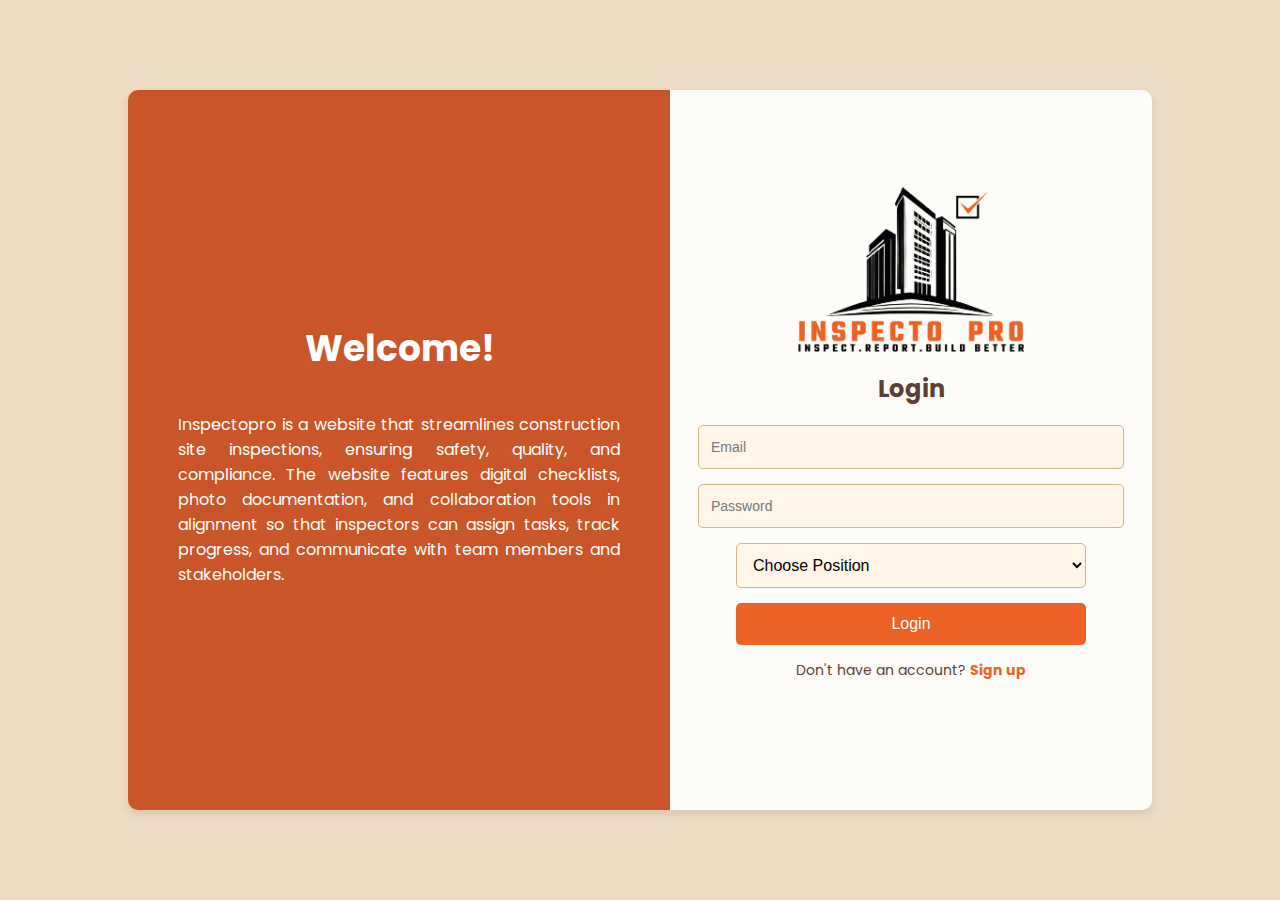
<file: index.html>
<!DOCTYPE html>
<html lang="en">
<head>
    <meta charset="UTF-8">
    <meta name="viewport" content="width=device-width, initial-scale=1.0">
    <title>Login - Inspectopro</title>
    <link rel="stylesheet" href="login.css">
    <link rel="preconnect" href="https://fonts.googleapis.com">
    <link rel="preconnect" href="https://fonts.gstatic.com" crossorigin>
    <link href="https://fonts.googleapis.com/css2?family=Poppins:wght@300;400;600&family=Anton&display=swap" rel="stylesheet">
</head>
<body>
    <div class="container">
        <div class="left-side">
            <h1>Welcome!</h1>
            <p class="description">Inspectopro is a website that streamlines construction site inspections, ensuring safety, quality, and compliance. The website features digital checklists, photo documentation, and collaboration tools in alignment so that inspectors can assign tasks, track progress, and communicate with team members and stakeholders.</p>
        </div>
        <div class="right-side">
            <img src="image/INSPECTO PRO logo.png" class="logo">
            <h2>Login</h2>
            <div class="input-group">
                <input type="email" id="email" placeholder="Email">
            </div>
            <div class="input-group">
                <input type="password" id="password" placeholder="Password">
            </div>
            <div class="input-group">
                <select id="role">
                    <option value="" disabled selected>Choose Position</option>
                    <option value="inspector">Site Inspector</option>
                    <option value="representative">Company Representative</option>
                </select>
            </div>
            <button onclick="login()">Login</button>
            <p class="signup-text">Don't have an account? <a href="signup.html" class="signup-link">Sign up</a></p>
            <p id="error-message" class="error-message"></p>
        </div>
    </div>
    
<script src="script.js"></script>
</body>
</html>
</file>
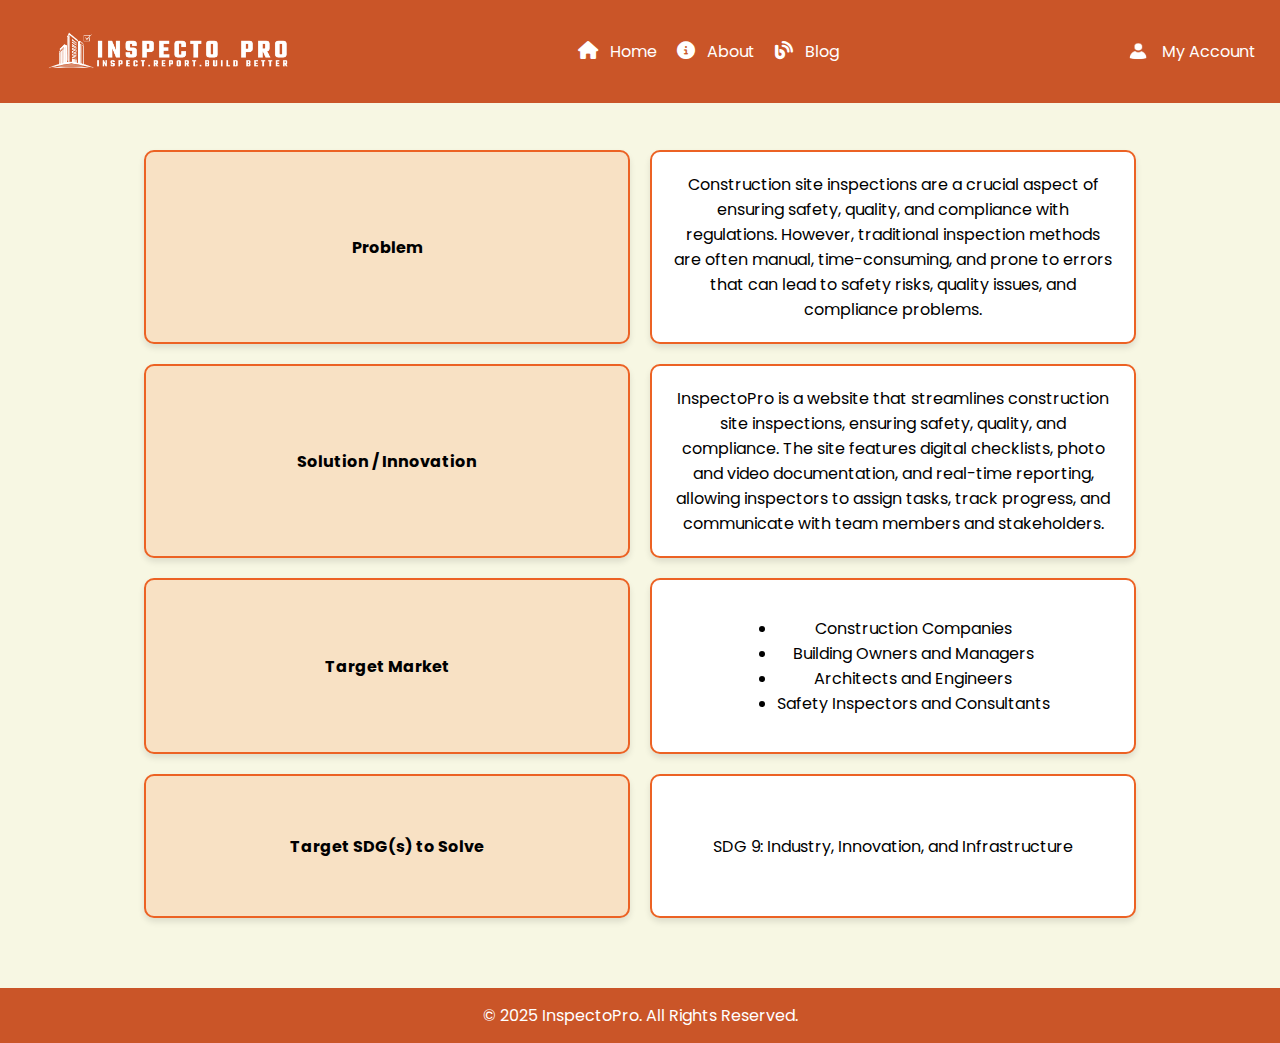
<file: about.html>
<!DOCTYPE html>
<html lang="en">
<head>
    <meta charset="UTF-8">
    <meta name="viewport" content="width=device-width, initial-scale=1.0">
    <title>About - InspectoPro</title>
    <link href="https://fonts.googleapis.com/css2?family=Poppins:wght@300;400;700&family=Pacifico&display=swap" rel="stylesheet">
    <link rel="stylesheet" href="https://cdnjs.cloudflare.com/ajax/libs/font-awesome/6.5.1/css/all.min.css">
    <link rel="stylesheet" href="styles.css">
</head>
<body>

    <!-- Navigation Bar -->
    <nav>
        <img src="image/INSPECTO PRO banner.png" class="logo">
        <div class="nav-center">
            <ul class="nav-menu">
                <li><a href="#" onclick="goHome()"><i class="fas fa-home"></i> Home</a></li>
                <li><a href="about.html"><i class="fas fa-info-circle"></i> About</a></li>
                <li><a href="blog.html"><i class="fas fa-blog"></i> Blog</a></li>
            </ul>
        </div>
        <div class="menu-toggle">
            <i class="fas fa-bars"></i>
        </div>
        <div class="account" id="account-btn">
            <img src="image/user.png" class="account-icon">
            <span>My Account</span>
            <div class="dropdown" id="dropdown-menu">
                <p><a href="profile.html">My Profile</a></p>
                <p><a href="index.html">Logout</a></p>
            </div>
        </div>
    </nav>

    <!-- About Section -->
    <section class="about-container">
        <div class="about-grid">
            <div class="about-box title-box">Problem</div>
            <div class="about-box">Construction site inspections are a crucial aspect of ensuring safety, quality, and compliance with regulations. However, traditional inspection methods are often manual, time-consuming, and prone to errors that can lead to safety risks, quality issues, and compliance problems.</div>
        </div>
        <div class="about-grid">
            <div class="about-box title-box">Solution / Innovation</div>
            <div class="about-box">InspectoPro is a website that streamlines construction site inspections, ensuring safety, quality, and compliance. The site features digital checklists, photo and video documentation, and real-time reporting, allowing inspectors to assign tasks, track progress, and communicate with team members and stakeholders.</div>
        </div>
        <div class="about-grid">
            <div class="about-box title-box">Target Market</div>
            <div class="about-box">
                <ul>
                    <li>Construction Companies</li>
                    <li>Building Owners and Managers</li>
                    <li>Architects and Engineers</li>
                    <li>Safety Inspectors and Consultants</li>
                </ul>
            </div>
        </div>
        <div class="about-grid">
            <div class="about-box title-box">Target SDG(s) to Solve</div>
            <div class="about-box">SDG 9: Industry, Innovation, and Infrastructure</div>
        </div>
    </section>

    <!-- Footer -->
    <footer class="footer">
        &copy; 2025 InspectoPro. All Rights Reserved.
    </footer>

<script src="script.js"></script>
</body>
</html>
</file>
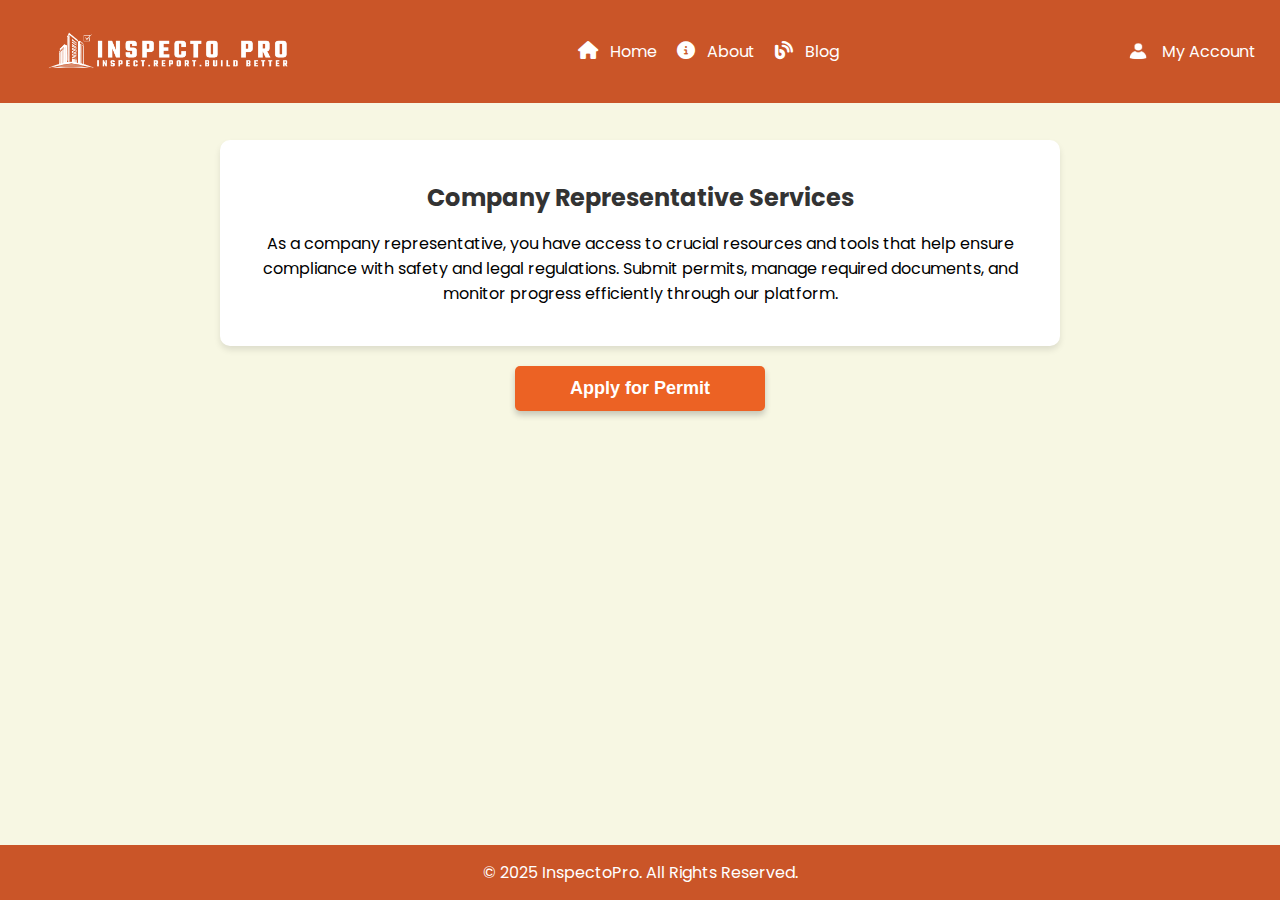
<file: crservices.html>
<!DOCTYPE html>
<html lang="en">
<head>
    <meta charset="UTF-8">
    <meta name="viewport" content="width=device-width, initial-scale=1.0">
    <title>Services - InspectoPro</title>
    <link rel="stylesheet" href="styles.css">
    <link href="https://fonts.googleapis.com/css2?family=Poppins:wght@300;400;700&family=Pacifico&display=swap" rel="stylesheet">
    <link rel="stylesheet" href="https://cdnjs.cloudflare.com/ajax/libs/font-awesome/6.5.1/css/all.min.css">
</head>
<body>
    
    <!-- Navigation Bar -->
    <nav>
        <img src="image/INSPECTO PRO banner.png" class="logo">
        <div class="nav-center">
            <ul class="nav-menu">
                <li><a href="#" onclick="goHome()"><i class="fas fa-home"></i> Home</a></li>
                <li><a href="about.html"><i class="fas fa-info-circle"></i> About</a></li>
                <li><a href="blog.html"><i class="fas fa-blog"></i> Blog</a></li>
            </ul>
        </div>
        <div class="menu-toggle">
            <i class="fas fa-bars"></i>
        </div>
        <div class="account" id="account-btn">
            <img src="image/user.png" class="account-icon">
            <span>My Account</span>
            <div class="dropdown" id="dropdown-menu">
                <p><a href="profile.html">My Profile</a></p>
                <p><a href="index.html">Logout</a></p>
            </div>
        </div>
    </nav>
    
    <div class="container">
        <div class="service-section">
            <h2>Company Representative Services</h2>
            <p>As a company representative, you have access to crucial resources and tools that help ensure compliance with safety and legal regulations. Submit permits, manage required documents, and monitor progress efficiently through our platform.</p>
        </div>
        <div class="button-container">
            <button class="apply-btn" onclick="redirectToDocuments()">Apply for Permit</button>
        </div>
    </div>
    
    <!-- Footer -->
    <footer class="footer">
        &copy; 2025 InspectoPro. All Rights Reserved.
    </footer>

<script src="script.js"></script>
</body>
</html>
</file>
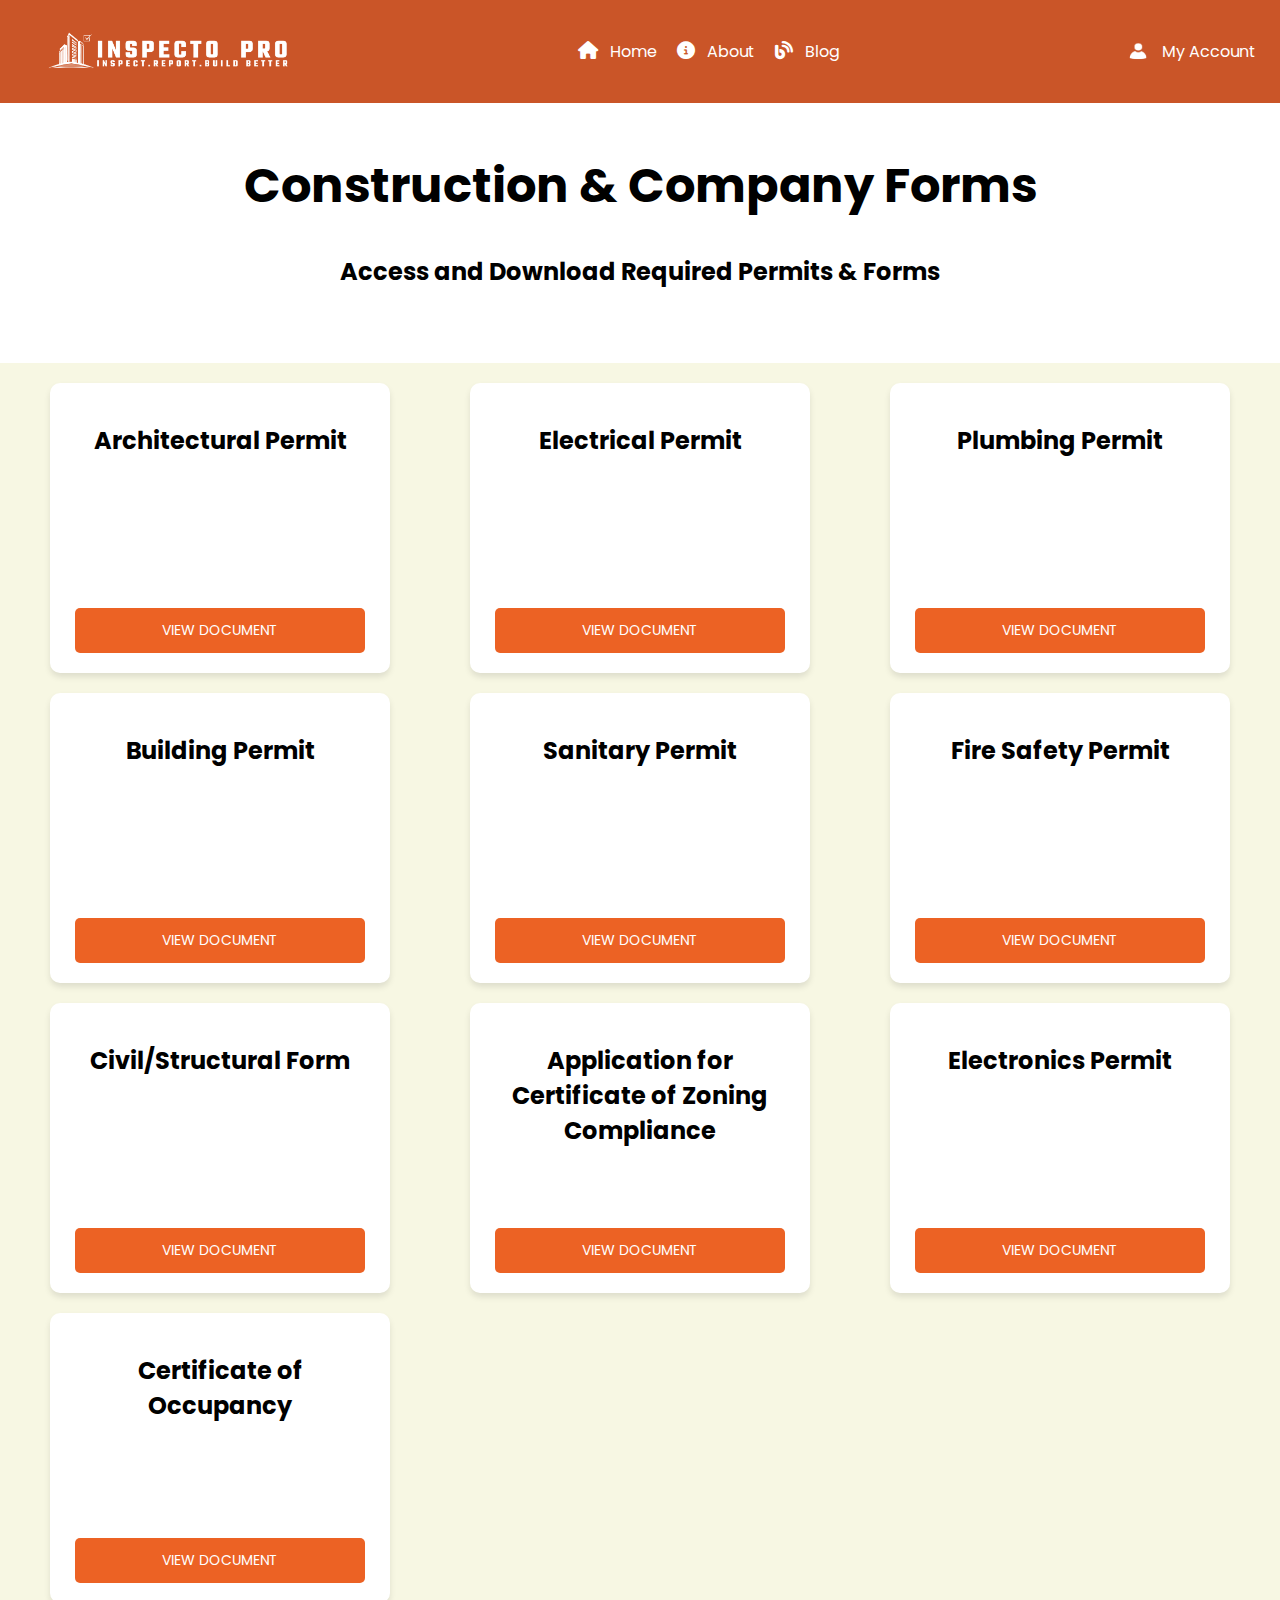
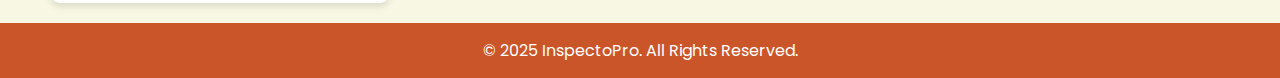
<file: documents.html>
<!DOCTYPE html>
<html lang="en">
<head>
    <meta charset="UTF-8">
    <meta name="viewport" content="width=device-width, initial-scale=1.0">
    <title>Documents - InspectoPro</title>
    <link href="https://fonts.googleapis.com/css2?family=Poppins:wght@300;400;700&family=Pacifico&display=swap" rel="stylesheet">
    <link rel="stylesheet" href="https://cdnjs.cloudflare.com/ajax/libs/font-awesome/6.5.1/css/all.min.css">
    <link rel="stylesheet" href="styles.css">
</head>
<body>

    <!-- Navigation Bar -->
    <nav>
        <img src="image/INSPECTO PRO banner.png" class="logo">
        <div class="nav-center">
            <ul class="nav-menu">
                <li><a href="#" onclick="goHome()"><i class="fas fa-home"></i> Home</a></li>
                <li><a href="about.html"><i class="fas fa-info-circle"></i> About</a></li>
                <li><a href="blog.html"><i class="fas fa-blog"></i> Blog</a></li>
            </ul>
        </div>
        <div class="menu-toggle">
            <i class="fas fa-bars"></i>
        </div>
        <div class="account" id="account-btn">
            <img src="image/user.png" class="account-icon">
            <span>My Account</span>
            <div class="dropdown" id="dropdown-menu">
                <p><a href="profile.html">My Profile</a></p>
                <p><a href="index.html">Logout</a></p>
            </div>
        </div>
    </nav>

    <!-- Documents Header -->
    <section class="services-header">
        <h1>Construction & Company Forms</h1>
        <p>Access and Download Required Permits & Forms</p>
    </section>

    <!-- Documents Grid -->
    <section class="services-container">

        <!-- Construction Permits -->
        <div class="service-box">
            <h2>Architectural Permit</h2>
            <a href="https://drive.google.com/file/d/1MZHvUf2inavoTe2UG0Tia3pAj_rt4d4_/view?usp=sharing" target="_blank" class="btn-bordered">VIEW DOCUMENT</a>
        </div>
        <div class="service-box">
            <h2>Electrical Permit</h2>
            <a href="https://drive.google.com/file/d/1JNa9hC4u8VLwR4Wb6Xn7d4bxEnzXLopb/view?usp=sharing" target="_blank" class="btn-bordered">VIEW DOCUMENT</a>
        </div>
        <div class="service-box">
            <h2>Plumbing Permit</h2>
            <a href="https://drive.google.com/file/d/1Jgr6XBOEjx2eKBu64uTuI8i1r12xQKsy/view?usp=sharing" target="_blank" class="btn-bordered">VIEW DOCUMENT</a>
        </div>
        <div class="service-box">
            <h2>Building Permit</h2>
            <a href="https://drive.google.com/file/d/1nOtjos-2SALz8_5HHLyAGe_-GyslM2ZK/view?usp=sharing" target="_blank" class="btn-bordered">VIEW DOCUMENT</a>
        </div>
        <div class="service-box">
            <h2>Sanitary Permit</h2>
            <a href="https://drive.google.com/file/d/17rEc9qCOeA7EQA9KMg-3GL19tqz8KRar/view?usp=sharing" target="_blank" class="btn-bordered">VIEW DOCUMENT</a>
        </div>
        <div class="service-box">
            <h2>Fire Safety Permit</h2>
            <a href="https://drive.google.com/file/d/10b_ZnXyxrHUpzvEKAHsSsf5OmbILBTFv/view?usp=sharing" target="_blank" class="btn-bordered">VIEW DOCUMENT</a>
        </div>

        <div class="service-box">
            <h2>Civil/Structural Form</h2>
            <a href="https://drive.google.com/file/d/1J4xGmn-q6u77rQEiITFFk8Jh31zoZNpo/view?usp=sharing" target="_blank" class="btn-bordered">VIEW DOCUMENT</a>
        </div>
        <div class="service-box">
            <h2>Application for Certificate of Zoning Compliance</h2>
            <a href="https://docs.google.com/document/d/1McChW1LsOYO1YHUlZv92n7F83tm9hT-b/edit" target="_blank" class="btn-bordered">VIEW DOCUMENT</a>
        </div>
        <div class="service-box">
            <h2>Electronics Permit</h2>
            <a href="https://docs.google.com/document/d/1hwpG8lCzsk5Dh7Fq03FrG6nOlNh-m0DZ/edit" target="_blank" class="btn-bordered">VIEW DOCUMENT</a>
        </div>
        <div class="service-box">
            <h2>Certificate of Occupancy</h2>
            <a href="https://drive.google.com/file/d/1R0W2hHBZsnyM3SEsJETRsArWuW9R3TbA/view?usp=sharing" target="_blank" class="btn-bordered">VIEW DOCUMENT</a>
        </div>
    </section>

    <!-- Footer -->
    <footer class="footer">
        &copy; 2025 InspectoPro. All Rights Reserved.
    </footer>

<script src="script.js"></script>
</body>
</html>
</file>
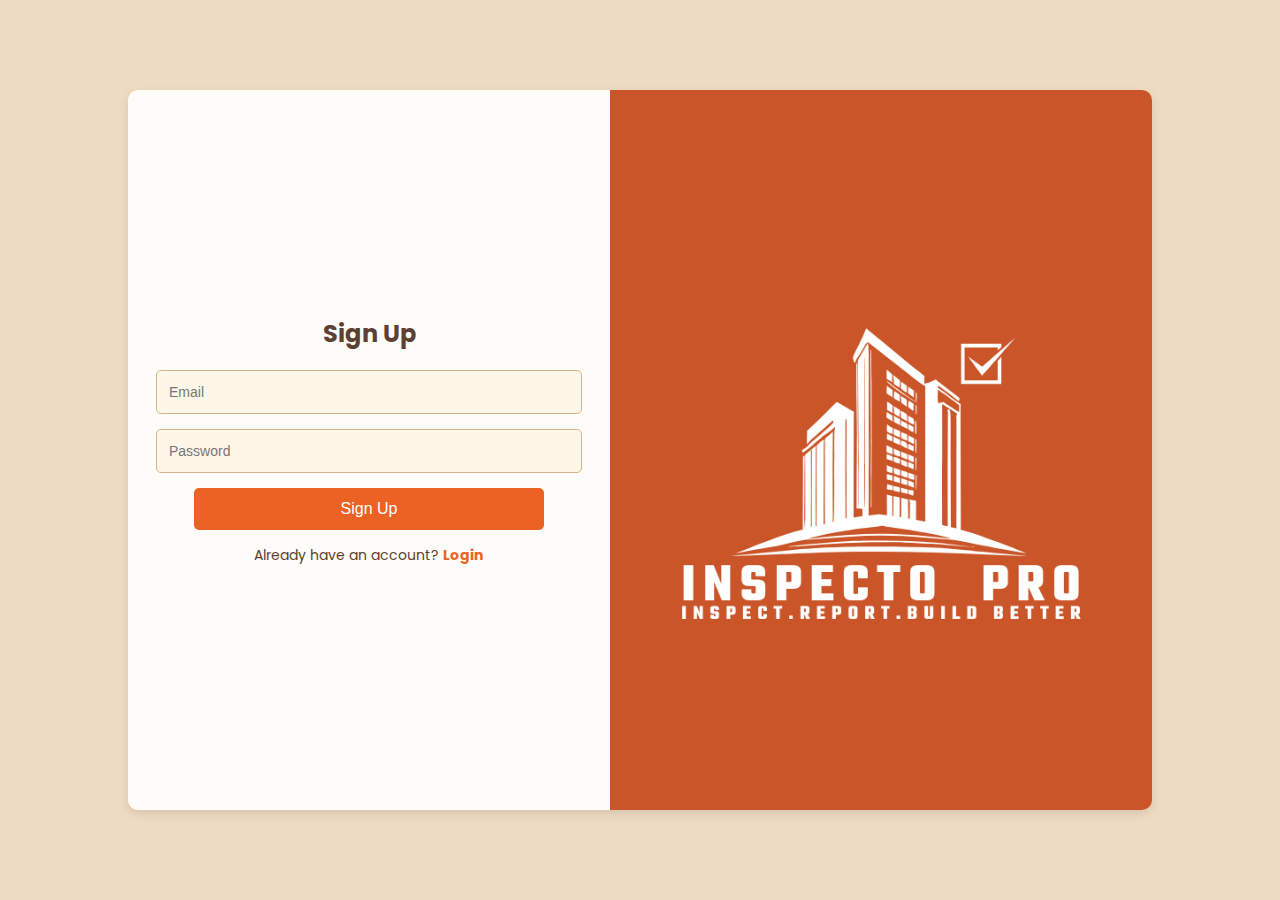
<file: signup.html>
<!DOCTYPE html>
<html lang="en">
<head>
    <meta charset="UTF-8">
    <meta name="viewport" content="width=device-width, initial-scale=1.0">
    <title>Sign Up - Inspectopro</title>
    <link rel="stylesheet" href="signup.css">
    <link rel="preconnect" href="https://fonts.googleapis.com">
    <link rel="preconnect" href="https://fonts.gstatic.com" crossorigin>
    <link href="https://fonts.googleapis.com/css2?family=Poppins:wght@300;400;600&family=Anton&display=swap" rel="stylesheet">
</head>
<body>
    <div class="container">
        <div class="left-side">
            <img src="image/INSPECTO PRO logo.png" class="logo1">
            <h2>Sign Up</h2>
            <div class="input-group">
                <input type="email" id="signup-email" placeholder="Email">
            </div>
            <div class="input-group">
                <input type="password" id="signup-password" placeholder="Password">
            </div>
            <button onclick="signup()">Sign Up</button>
            <p class="login-text">Already have an account? <a href="index.html" class="login-link">Login</a></p>
            <p id="signup-message" class="signup-message"></p>
        </div>
        <div class="right-side">
            <img src="image/INSPECTO PRO.png" class="logo">
        </div>
    </div>

<script src="script.js"></script>
</body>
</html>
</file>
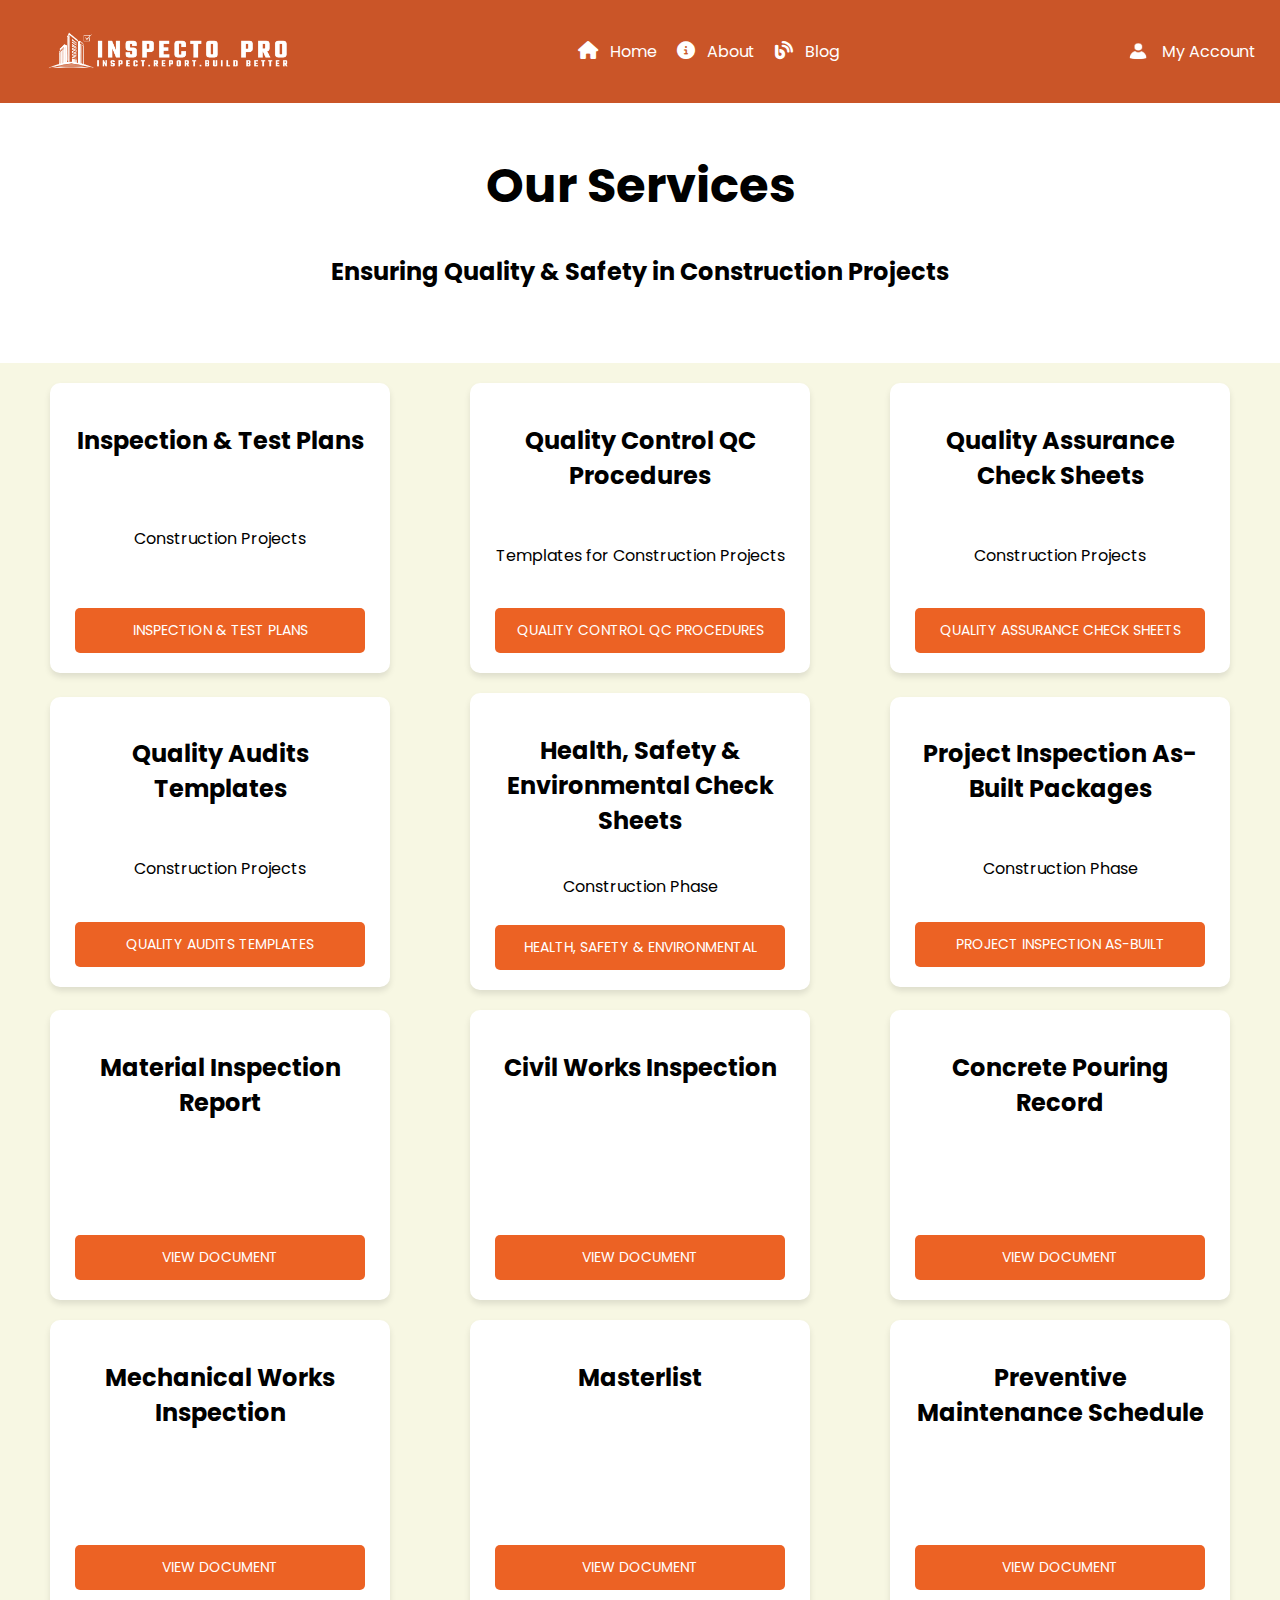
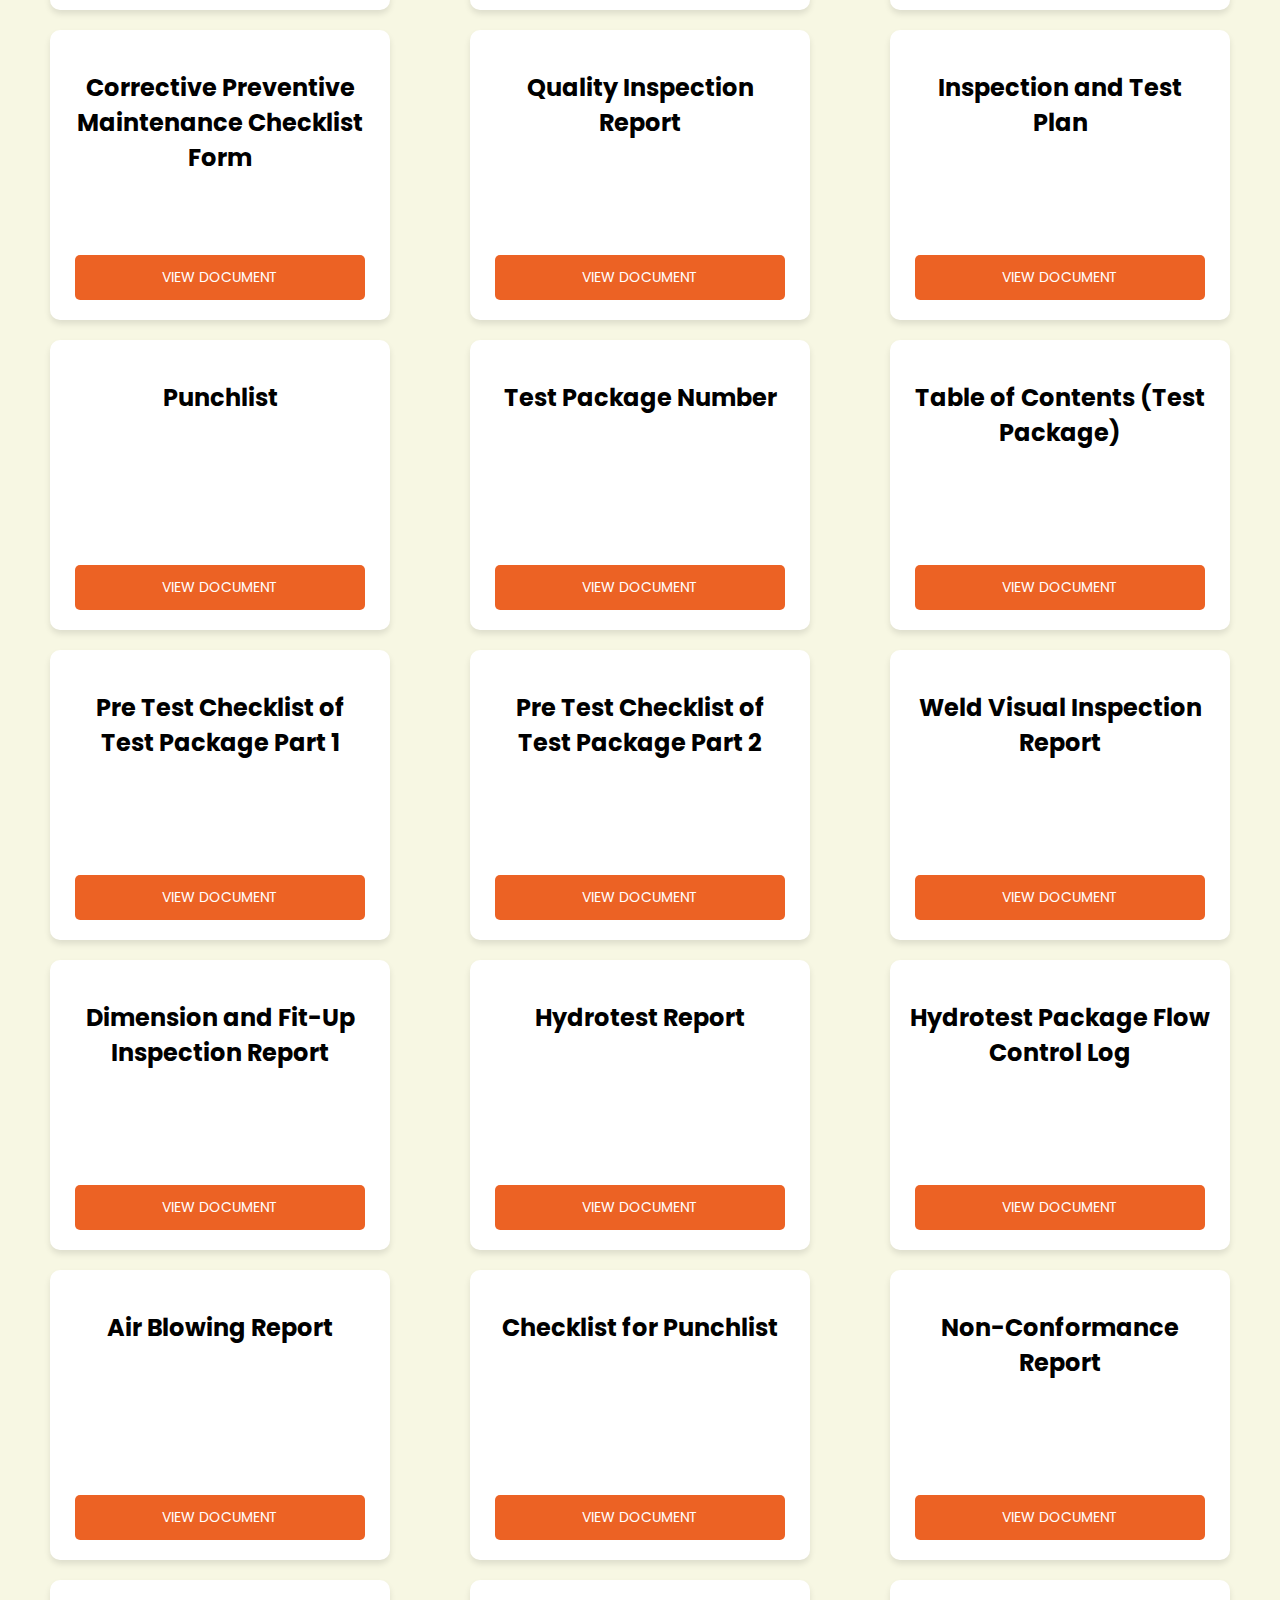
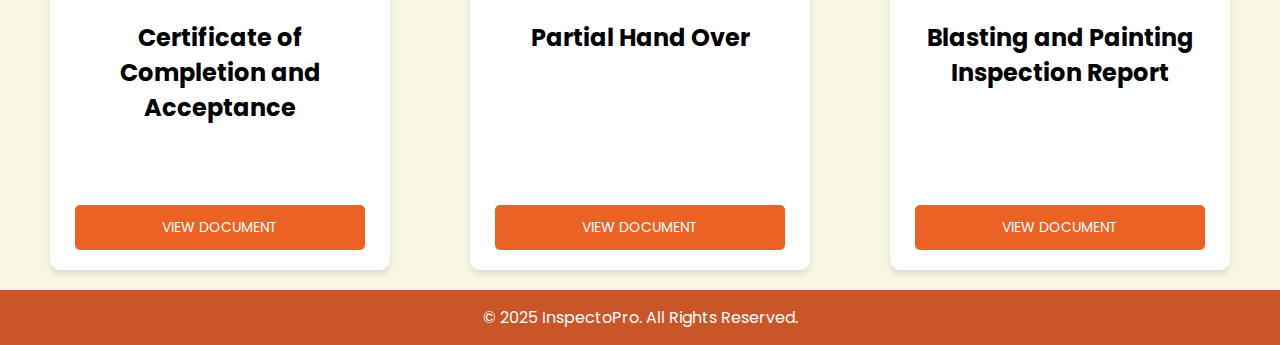
<file: siservices.html>
<!DOCTYPE html>
<html lang="en">
<head>
    <meta charset="UTF-8">
    <meta name="viewport" content="width=device-width, initial-scale=1.0">
    <title>Services - InspectoPro</title>
    <link href="https://fonts.googleapis.com/css2?family=Poppins:wght@300;400;700&family=Pacifico&display=swap" rel="stylesheet">
    <link rel="stylesheet" href="https://cdnjs.cloudflare.com/ajax/libs/font-awesome/6.5.1/css/all.min.css">
    <link rel="stylesheet" href="styles.css">
</head>
<body>

    <!-- Navigation Bar -->
    <nav>
        <img src="image/INSPECTO PRO banner.png" class="logo">
        <div class="nav-center">
            <ul class="nav-menu">
                <li><a href="#" onclick="goHome()"><i class="fas fa-home"></i> Home</a></li>
                <li><a href="about.html"><i class="fas fa-info-circle"></i> About</a></li>
                <li><a href="blog.html"><i class="fas fa-blog"></i> Blog</a></li>
            </ul>
        </div>
        <div class="menu-toggle">
            <i class="fas fa-bars"></i>
        </div>
        <div class="account" id="account-btn">
            <img src="image/user.png" class="account-icon">
            <span>My Account</span>
            <div class="dropdown" id="dropdown-menu">
                <p><a href="profile.html">My Profile</a></p>
                <p><a href="index.html">Logout</a></p>
            </div>
        </div>
    </nav>

    <!-- Our Services Section -->
    <section class="services-header">
        <h1>Our Services</h1>
        <p>Ensuring Quality & Safety in Construction Projects</p>
    </section>

    <!-- Services Grid -->
    <section class="services-container">
        <div class="service-box">
            <h2>Inspection & Test Plans</h2>
            <p>Construction Projects</p>
            <a href="inspection.html" class="btn-bordered">INSPECTION & TEST PLANS</a>
        </div>
        <div class="service-box">
            <h2>Quality Control QC Procedures</h2>
            <p>Templates for Construction Projects</p>
            <a href="quality-control.html" class="btn-bordered">QUALITY CONTROL QC PROCEDURES</a>
        </div>
        <div class="service-box">
            <h2>Quality Assurance Check Sheets</h2>
            <p>Construction Projects</p>
            <a href="quality-assurance.html" class="btn-bordered">QUALITY ASSURANCE CHECK SHEETS</a>
        </div>
        <div class="service-box">
            <h2>Quality Audits Templates</h2>
            <p>Construction Projects</p>
            <a href="quality-audits.html" class="btn-bordered">QUALITY AUDITS TEMPLATES</a>
        </div>
        <div class="service-box">
            <h2>Health, Safety & Environmental Check Sheets</h2>
            <p>Construction Phase</p>
            <a href="safety-checks.html" class="btn-bordered">HEALTH, SAFETY & ENVIRONMENTAL</a>
        </div>
        <div class="service-box">
            <h2>Project Inspection As-Built Packages</h2>
            <p>Construction Phase</p>
            <a href="as-built.html" class="btn-bordered">PROJECT INSPECTION AS-BUILT</a>
        </div>
        <div class="service-box">
            <h2>Material Inspection Report</h2>
            <a href="https://drive.google.com/file/d/17nGIwtgPJKd0LIaDXHVz_5waKm2Ha_8t/view?usp=drive_link" target="_blank" class="btn-bordered">VIEW DOCUMENT</a>
        </div>
        <div class="service-box">
            <h2>Civil Works Inspection</h2>
            <a href="https://drive.google.com/file/d/19bN_OFivlKSobzrauM77MkIrc81J0xna/view?usp=drive_link" target="_blank" class="btn-bordered">VIEW DOCUMENT</a>
        </div>
        <div class="service-box">
            <h2>Concrete Pouring Record</h2>
            <a href="https://drive.google.com/file/d/1D_nxi8_TmYYORvuJaHXz5DbuVQAEA9GV/view?usp=drive_link" target="_blank" class="btn-bordered">VIEW DOCUMENT</a>
        </div>
        <div class="service-box">
            <h2>Mechanical Works Inspection</h2>
            <a href="https://drive.google.com/file/d/1P1csJsUaKjq5gIFDFufill1i9LxB292X/view?usp=drive_link" target="_blank" class="btn-bordered">VIEW DOCUMENT</a>
        </div>
        <div class="service-box">
            <h2>Masterlist</h2>
            <a href="https://drive.google.com/file/d/1G35GvXEltp90hJeYusGSyweN35b3C8Gl/view?usp=drive_link" target="_blank" class="btn-bordered">VIEW DOCUMENT</a>
        </div>
        <div class="service-box">
            <h2>Preventive Maintenance Schedule</h2>
            <a href="https://drive.google.com/file/d/1uQi6-W8fw-iaK3bQkkX6xr3RLmnMv2cJ/view?usp=drive_link" target="_blank" class="btn-bordered">VIEW DOCUMENT</a>
        </div>
        <div class="service-box">
            <h2>Corrective Preventive Maintenance Checklist Form</h2>
            <a href="https://drive.google.com/file/d/1AlHYU5Zo2kS0D_A-qCQjoRIxF0bXd5pb/view?usp=drive_link" target="_blank" class="btn-bordered">VIEW DOCUMENT</a>
        </div>
        <div class="service-box">
            <h2>Quality Inspection Report</h2>
            <a href="https://drive.google.com/file/d/1WZAfQMSLgDmkHkbiAd91vdKw8oztLoHw/view?usp=drive_link" target="_blank" class="btn-bordered">VIEW DOCUMENT</a>
        </div>
        <div class="service-box">
            <h2>Inspection and Test Plan</h2>
            <a href="https://drive.google.com/file/d/1_4yS5OOu_AJG60iUAokOLId4Im2P1NGI/view?usp=drive_link" target="_blank" class="btn-bordered">VIEW DOCUMENT</a>
        </div>
        <div class="service-box">
            <h2>Punchlist</h2>
            <a href="https://drive.google.com/file/d/1_ngr7zHBZYkQCaqAuDZtU4F-cz1LowK0/view?usp=drive_link" target="_blank" class="btn-bordered">VIEW DOCUMENT</a>
        </div>
        <div class="service-box">
            <h2>Test Package Number</h2>
            <a href="https://drive.google.com/file/d/14ZUWtIqyKZNxh8CkqurKg1ys4KAgFIxt/view?usp=drive_link" target="_blank" class="btn-bordered">VIEW DOCUMENT</a>
        </div>
        <div class="service-box">
            <h2>Table of Contents (Test Package)</h2>
            <a href="https://drive.google.com/file/d/1zZgWiAPK-Bn8rLnYmmxI_rBYVuJY7y-z/view?usp=drive_link" target="_blank" class="btn-bordered">VIEW DOCUMENT</a>
        </div>
        <div class="service-box">
            <h2>Pre Test Checklist of Test Package Part 1</h2>
            <a href="https://drive.google.com/file/d/15I-6TtsQwPzDpUtuoetilgyZ8ZGCQyQd/view?usp=drive_link" target="_blank" class="btn-bordered">VIEW DOCUMENT</a>
        </div>
        <div class="service-box">
            <h2>Pre Test Checklist of Test Package Part 2</h2>
            <a href="https://drive.google.com/file/d/1JOpCFSo1akiIkVcGRHxny7QLcbNeH_bd/view?usp=drive_link" target="_blank" class="btn-bordered">VIEW DOCUMENT</a>
        </div>
        <div class="service-box">
            <h2>Weld Visual Inspection Report</h2>
            <a href="https://drive.google.com/file/d/1PoX1e8NtjO4pu6DXn0FAQ4SkPZPA8d-P/view?usp=drive_link" target="_blank" class="btn-bordered">VIEW DOCUMENT</a>
        </div>
        <div class="service-box">
            <h2>Dimension and Fit-Up Inspection Report</h2>
            <a href="https://drive.google.com/file/d/1QVe1oNvwSE3pT85H-nH8v1dQLHf5Latv/view?usp=drive_link" target="_blank" class="btn-bordered">VIEW DOCUMENT</a>
        </div>
        <div class="service-box">
            <h2>Hydrotest Report</h2>
            <a href="https://drive.google.com/file/d/19-WUV2jQZQWVEL2LhzsnA8BpWDUG487p/view?usp=drive_link" target="_blank" class="btn-bordered">VIEW DOCUMENT</a>
        </div>
        <div class="service-box">
            <h2>Hydrotest Package Flow Control Log</h2>
            <a href="https://drive.google.com/file/d/1xls9jLh-QjlcgMyL7wZrL57AzV14epZe/view?usp=drive_link" target="_blank" class="btn-bordered">VIEW DOCUMENT</a>
        </div>
        <div class="service-box">
            <h2>Air Blowing Report</h2>
            <a href="https://drive.google.com/file/d/1FpSVCdzcDlfz6gcCZyE6SPJKA4cKfFHf/view?usp=drive_link" target="_blank" class="btn-bordered">VIEW DOCUMENT</a>
        </div>
        <div class="service-box">
            <h2>Checklist for Punchlist</h2>
            <a href="https://drive.google.com/file/d/18eRSpht018kEtjFBl3giWtdtgUR-YipK/view?usp=drive_link" target="_blank" class="btn-bordered">VIEW DOCUMENT</a>
        </div>
        <div class="service-box">
            <h2>Non-Conformance Report</h2>
            <a href="https://drive.google.com/file/d/1hPJciD5erkHg5B_KNsREeBFAOcoMy_-r/view?usp=drive_link" target="_blank" class="btn-bordered">VIEW DOCUMENT</a>
        </div>
        <div class="service-box">
            <h2>Certificate of Completion and Acceptance</h2>
            <a href="https://drive.google.com/file/d/1FI5RQ5jz5RZAWzRBbsJryiQ8JFKD916R/view?usp=drive_link" target="_blank" class="btn-bordered">VIEW DOCUMENT</a>
        </div>
        <div class="service-box">
            <h2>Partial Hand Over</h2>
            <a href="https://drive.google.com/file/d/1sdOd-1ukHyPG8g30VbTLz2sfWcUNvYpw/view?usp=drive_link" target="_blank" class="btn-bordered">VIEW DOCUMENT</a>
        </div>
        <div class="service-box">
            <h2>Blasting and Painting Inspection Report</h2>
            <a href="https://drive.google.com/file/d/1y-aRVzoD3synJB8eAwtRieFKIxiL3jrw/view?usp=drive_link" target="_blank" class="btn-bordered">VIEW DOCUMENT</a>
        </div>
    </section>

    <!-- Footer -->
    <footer class="footer">
        &copy; 2025 InspectoPro. All Rights Reserved.
    </footer>

<script src="script.js"></script>
</body>
</html>
</file>
<file: login.css>
body {
    font-family: 'Poppins', sans-serif;
    display: flex;
    justify-content: center;
    align-items: center;
    height: 100vh;
    margin: 0;
    padding: 0;
    background: rgba(222, 184, 135, 0.5); 
    box-sizing: border-box;
}

.container {
    display: flex;
    width: 80%;
    height: 80vh;
    background: rgba(245, 222, 179, 0.8); 
    border-radius: 10px;
    box-shadow: 0 4px 10px rgba(0, 0, 0, 0.1);
    overflow: hidden;
}

.logo {
    width: 250px;
    margin-top: -50px;
}

.left-side {
    width: 50%;
    padding: 50px;
    background: #ca5528; 
    color: #fff;
    display: flex;
    flex-direction: column;
    align-items: center;
    justify-content: center;
    text-align: center;
}

.left-side h1 {
    font-size: 36px;
    margin-bottom: 20px;
    color: #fff; 
}

.description {
    font-size: 16px;
    text-align: justify;
}

.right-side {
    width: 50%;
    padding: 20px;
    display: flex;
    flex-direction: column;
    justify-content: center;
    align-items: center;
    background: rgba(255, 255, 255, 0.9); 
}

.right-side h2 {
    margin-top: -10px;
    font-size: 24px;
    color: #5C4033;
}

.input-group {
    margin-bottom: 15px;
}

.input-group select {
    width: 250px;
}

input, select {
    width: 400px; 
    padding: 12px;
    border: 1px solid #d2b48c;
    border-radius: 5px;
    font-size: 16px; 
    background: rgba(255, 239, 213, 0.5);
}

input:focus, select:focus {
    border: 2px solid #b38a5d; 
    outline: none;
    box-shadow: 0 0 5px rgba(179, 138, 93, 0.5); 
    transition: border 0.2s, box-shadow 0.2s;
}

::placeholder {
    color: #777;
    font-size: 14px;
}

.input-group select, button {
    width: 350px;
}

button {
    padding: 12px;
    border-radius: 5px;
    font-size: 16px; 
    background: #ec6224;
    border: none;
    cursor: pointer;
    color: white;
    transition: background 0.3s;
}

button:hover {
    background: #c44f1d;
}

.signup-text {
    font-size: 14px;
    color: #5C4033;
    text-align: center;
    margin-top: 15px;
}

.signup-link {
    color: #ec6224;
    font-weight: bold;
    text-decoration: none;
    transition: color 0.3s;
}

.signup-link:hover {
    color: #c44f1d; 
    text-decoration: underline;
}

.error-message {
    color: red;
    font-size: 14px;
    margin-top: 10px;
}

/* Responsive Design */
@media screen and (max-width: 1024px) {
    input {
        width: 250px;
    }

    .input-group select, button {
        width: 230px;
    }

    .description {
        text-align: center;
        font-size: 15px;
    }

    .left-side h1 {
        font-size: 30px;
    }
}

@media screen and (max-width: 768px) {
    .container {
        flex-direction: column;
        align-items: center;
        justify-content: center;
        width: 90%; 
        max-width: 400px; 
        height: 700px; 
    }

    .left-side, .right-side {
        width: 100%;
        padding: 20px;
        text-align: center;
    }

    .left-side h1 {
        font-size: 22px; 
        margin-bottom: 10px;
    }

    .description {
        font-size: 14px; 
    }

    .left-side {
        order: 1;
    }

    .right-side {
        order: 2;
    }

    .logo {
        width: 40%; 
        margin-top: -20px; 
    }

    .right-side h2 {
        font-size: 20px;
        margin-bottom: 10px; 
    }

    input {
        width: 300px; 
    }

    .signup-text {
        font-size: 14px; 
        margin-top: 15px; 
    }
}
</file>
<file: styles.css>
body {
    font-family: 'Poppins', sans-serif;
    margin: 0;
    padding: 0;
    background-color: rgba(245, 245, 220, 0.8);
    overflow-x: hidden;
    display: flex;
    flex-direction: column;
    min-height: 100vh;
    box-sizing: border-box;
}

/* Navigation Bar */
nav {
    background-color: #ca5528;
    color: white;
    display: flex;
    justify-content: space-between;
    align-items: center;
    padding: 15px 40px;
    position: fixed;
    width: 95%;
    top: 0;
    z-index: 1000;
}

.logo {
    width: 250px;
}

.nav-left {
    font-size: 30px;
    font-weight: bold;
    font-family: '<Montserrat>'; 
}

.nav-center {
    flex: 1;
    display: flex;
    justify-content: center;
}

.nav-menu {
    list-style: none;
    display: flex;
    gap: 20px;
    padding: 0;
    margin: 0;
}

.menu-toggle {
    display: none; 
    font-size: 24px;
    cursor: pointer;
    color: white;
    margin-right: 20px; 
}

.nav-menu li a {
    color: white;
    text-decoration: none;
    font-weight: 400;
    transition: color 0.3s ease-in-out;
}

.nav-menu i {
    font-size: 18px;
    margin-right: 8px;
}

.account-icon {
    width: 24px;
    height: 24px;
    vertical-align: middle;
    margin-right: 8px;
}

.nav-menu li a:hover {
    color: #ffcc70;
}

.menu-toggle:hover {
    color: #ffcc70;
}

.account:hover {
    color: #ffcc70;
}

/* Dropdown for My Account */
.account {
    cursor: pointer;
    position: relative;
}

.dropdown {
    display: none;
    position: absolute;
    background: white;
    color: black;
    padding: 10px;
    border-radius: 5px;
    top: 100%;
    right: 0;
    box-shadow: 0 4px 6px rgba(0, 0, 0, 0.1);
    min-width: 150px;
    z-index: 1001;
}

.dropdown.active {
    display: block;
}

.dropdown a {
    color: black; 
    text-decoration: none;
    display: block; 
    padding: 8px 12px;
}

.dropdown a:hover {
    background-color: #f1f1f1;
}

.container {
    width: 90%;
    margin: auto;
    padding-top: 120px;
    text-align: center;
    flex-grow: 1;
}

.service-section {
    background: white;
    padding: 20px;
    border-radius: 10px;
    box-shadow: 0 4px 6px rgba(0, 0, 0, 0.1);
    margin: 20px auto;
    max-width: 800px;
    text-align: center;
}

.service-section h2 {
    color: #333;
    margin-bottom: 10px;
}

.service-section p {
    margin-bottom: 20px;
}

.button-container {
    display: flex;
    justify-content: center;
    margin-top: 20px;
}

.apply-btn {
    background-color: #ec6224;
    color: white;
    padding: 12px 20px;
    font-size: 18px;
    border: none;
    border-radius: 5px;
    cursor: pointer;
    display: inline-block;
    text-align: center;
    font-weight: bold;
    box-shadow: 0 4px 6px rgba(0, 0, 0, 0.2);
    width: 250px;
    text-decoration: none;
}

.apply-btn:hover {
    background-color: #c44f1d;
}

/* Footer */
.footer {
    background-color: #ca5528;
    color: white;
    text-align: center;
    padding: 15px;
    margin-top: auto;
}

/* Our Services Header */
.services-header {
    background-color: white;
    padding: 80px 20px 50px;
    text-align: center;
    margin-top: 1cm;
    font-size: 24px;
    font-weight: bold;
}

/* Services Grid */
.services-container {
    display: grid;
    grid-template-columns: repeat(3, 1fr); 
    gap: 20px;
    padding: 20px;
    justify-content: center;
}

.service-box {
    display: flex;
    flex-direction: column;
    justify-content: space-between; 
    padding: 20px;
    background: white;
    border-radius: 10px;
    box-shadow: 0 4px 6px rgba(0, 0, 0, 0.1);
    text-align: center;
    min-height: 250px;
    width: 100%; 
    max-width: 300px; 
    margin: auto; 
}

/* Buttons */
.btn-bordered {
    background-color: #ec6224;
    color: white;
    text-decoration: none;
    padding: 12px 20px;
    font-size: 14px;
    border: none;
    border-radius: 5px;
    display: inline-block;
    text-align: center;
    width: 100%; 
    max-width: 250px;   
    margin: 10px auto 0;
    transition: all 0.3s ease-in-out;
}

.btn-bordered:hover {
    background-color: #c44f1d;
    color: white;
}

/* Blog Header */
.blog-header {
    background-color: white;
    padding: 80px 20px 50px;
    text-align: center;
    margin-top: 1cm;
    font-size: 24px;
    font-weight: bold;
    width: 100%;
}

/* Biodata Grid */
.biodata-container {
    display: flex;
    align-items: center;
    justify-content: center;
    gap: 20px;
    position: relative;
    padding: 20px 0;
}

.bio-slider {
    width: 100%;
    max-width: 400px;
    overflow: hidden;
    text-align: center;
    position: relative;
}

.bio-box {
    display: none;
    background: white;
    padding: 20px;
    border-radius: 10px;
    border: 2px solid #ec6224;
    box-shadow: 0 4px 6px rgba(0, 0, 0, 0.1);
    text-align: center;
    width: 100%;
    max-width: 350px;
    opacity: 0;
    transform: translateX(50px); 
    transition: opacity 0.5s ease-in-out, transform 0.5s ease-in-out;
    height: 400px;
}

.bio-box.active {
    display: block;
    opacity: 1;
    transform: translateX(0);
}

/* Circular Profile Picture */
.bio-box .profile-pic {
    width: 120px;
    height: 120px;
    border-radius: 50%;
    object-fit: cover;
    border: 4px solid #ec6224; 
    box-shadow: 0 4px 6px rgba(0, 0, 0, 0.2); 
    margin-bottom: 15px;
}

.bio-box h2 {
    margin: 10px 0;
    font-size: 20px;
    color: #ec6224;
}

.bio-box p {
    font-size: 14px;
    color: #444;
}

/* Arrows for navigation */
.nav-arrow {
    background: #ec6224;
    color: white;
    border: none;
    cursor: pointer;
    padding: 10px 15px;
    font-size: 24px;
    border-radius: 50%;
    transition: background 0.3s ease-in-out;
}

.nav-arrow:hover {
    background: #d14e1f;
}

/* Table */
table {
    width: 100%;
    border-collapse: collapse;
    margin-top: 20px;
}

th, td {
    border: 1px solid black;
    padding: 8px;
    text-align: left;
}

th {
    background-color: #ec6224;
    color: white;
}

.upload-section {
    margin-top: 20px;
}

.upload-section input {
    display: block;
    margin-top: 10px;
}

.download-btn, .action-btn {
    margin: 10px;
    padding: 8px 16px;
    font-size: 16px;
    border: none;
    cursor: pointer;
    border-radius: 5px;
}

.download-btn {
    background-color: green;
    color: white;
    cursor: pointer;
    transition: background-color 0.3s ease-in-out;
}

.download-btn:hover {
    background-color: #006400;
}

.action-btn {
    background-color: #555;
    color: white;
    cursor: pointer;
    transition: background-color 0.3s ease-in-out;
}

.action-btn:hover {
    background-color: #333; 
}

/* About Section */
.about-container {
    display: flex;
    flex-direction: column;
    align-items: center;
    padding: 100px 20px 50px;
    margin-top: 50px;
}

.about-grid {
    display: grid;
    grid-template-columns: 1fr 1fr;
    gap: 20px;
    width: 80%;
    margin-bottom: 20px;
}

.about-box {
    background: white;
    padding: 20px;
    border-radius: 10px;
    border: 2px solid #ec6224;
    box-shadow: 0 4px 6px rgba(0, 0, 0, 0.1);
    text-align: center;
    display: flex;
    align-items: center;
    justify-content: center;
    min-height: 100px;
}

.title-box {
    font-weight: bold;
    background-color: #f8e1c4;
}

.form-container {
    display: flex;
    flex-wrap: wrap;
    gap: 20px;
    padding: 20px;
    justify-content: center;
}

.form-group {
    flex: 1 1 100%; 
    max-width: 300px; 
}

.form-group label {
    display: block;
    margin-bottom: 5px;
    font-size: 14px;
    font-weight: bold;
    color: #333;
}

.form-group input {
    width: 100%;
    padding: 5px;
    border: 1px solid #ccc;
    border-radius: 5px;
    font-size: 14px;
    outline: none;
}

@media screen and (max-width: 1024px) {
    .logo{
        width: 200px;
    }

    .account {
        margin-right: 20px;
    }

    .services-container {
        grid-template-columns: repeat(2, 1fr);
    }
}

@media screen and (max-width: 768px) {
    .logo{
        width: 150px;
    }

    .service-section h2 {
        font-size: 20px;
    }
    
    .service-section p {
        font-size: 14px;
    }

    .apply-btn {
        font-size: 20px;
    }
    
    .account span {
        display: none; 
    }

    .nav-menu i {
        font-size: 22px;
        margin-right: 0;
    }

    .account-icon {
        width: 28px;
        height: 28px;
    }

    .menu-toggle {
        display: block; 
    }

    .nav-menu {
        display: none; 
        flex-direction: column;
        position: absolute;
        top: 60px;
        left: 0;
        background: #ca5528;
        width: 100%;
        padding: 15px 0;
        text-align: center;
        box-shadow: 0 4px 6px rgba(0, 0, 0, 0.2);
    }

    .nav-menu li {
        margin: 10px 0;
    }

    .nav-menu.show {
        display: flex; 
    }

    .account {
        margin-right: 20px;
    }

    .services-container {
        grid-template-columns: 1fr;
    }

    .btn-bordered {
        font-size: 14px;
        padding: 10px 15px;
    }

    .biodata-container {
        grid-template-columns: 1fr;
    }

    .bio-slider {
        max-width: 300px;
        padding: 0 30px; 
    }
    
    .bio-box {
        max-width: 100%; 
        padding: 10px;
    }

    .nav-arrow {
        padding: 10px;
        font-size: 18px;
    }

    .about-grid {
        grid-template-columns: 1fr; 
        width: 100%;
        gap: 15px;
    }

    .about-container {
        padding: 60px 15px 30px;
    }

    .about-box {
        min-height: 80px;
        font-size: 14px;
        padding: 15px;
    }
    
}
</file>
<file: signup.css>
body {
    font-family: 'Poppins', sans-serif;
    display: flex;
    justify-content: center;
    align-items: center;
    height: 100vh;
    margin: 0;
    padding: 0;
    background: rgba(222, 184, 135, 0.5); 
    box-sizing: border-box;
}

.container {
    display: flex;
    width: 80%;
    height: 80vh;
    background: rgba(245, 222, 179, 0.8); 
    border-radius: 10px;
    box-shadow: 0 4px 10px rgba(0, 0, 0, 0.1);
    overflow: hidden;
}

.logo {
    width: 450px;
    max-width: 100%
}

.right-side {
    width: 50%;
    padding: 50px;
    background: #ca5528; 
    color: #fff;
    display: flex;
    align-items: center;
    justify-content: center;
}

.left-side {
    width: 50%;
    padding: 20px;
    display: flex;
    flex-direction: column;
    justify-content: center;
    align-items: center;
    background: rgba(255, 255, 255, 0.9); 
}

.left-side h2 {
    font-size: 24px;
    color: #5C4033;
}

.input-group {
    margin-bottom: 15px;
}

input {
    width: 400px; 
    padding: 12px;
    border: 1px solid #d2b48c;
    border-radius: 5px;
    font-size: 16px; 
    background: rgba(255, 239, 213, 0.5);
}

input:focus, select:focus {
    border: 2px solid #b38a5d; 
    outline: none;
    box-shadow: 0 0 5px rgba(179, 138, 93, 0.5); 
    transition: border 0.2s, box-shadow 0.2s;
}

::placeholder {
    color: #777;
    font-size: 14px;
}

button {
    width: 350px;
}

button {
    padding: 12px;
    border-radius: 5px;
    font-size: 16px; 
    background: #ec6224;
    border: none;
    cursor: pointer;
    color: white;
    transition: background 0.3s;
}

button:hover {
    background: #c44f1d;
}

.login-text {
    font-size: 14px;
    color: #5C4033;
    text-align: center;
    margin-top: 15px;
}

.login-link {
    color: #ec6224;
    font-weight: bold;
    text-decoration: none;
    transition: color 0.3s;
}

.login-link:hover {
    color: #c44f1d; 
    text-decoration: underline;
}

.logo1 {
    display: none;
}

.signup-message {
    color: red;
    font-size: 14px;
    margin-top: 10px;
}

/* Responsive Design */
@media screen and (max-width: 1024px) {
    .logo {
        width: 300px;
    }

    input {
        width: 250px;
    }

    button {
        width: 230px;
    }
}

@media screen and (max-width: 768px) {
    .container {
        width: 400px; 
    }

    .logo1 {
        display: block;
        width: 200px; 
    }

    .right-side {
        display: none;
    }

    .left-side {
        width: 100%;
        padding: 20px;
        text-align: center;
    }

    input {
        width: 300px; 
    }

    .signup-text {
        font-size: 14px; 
        margin-top: 15px; 
    }
}
</file>
